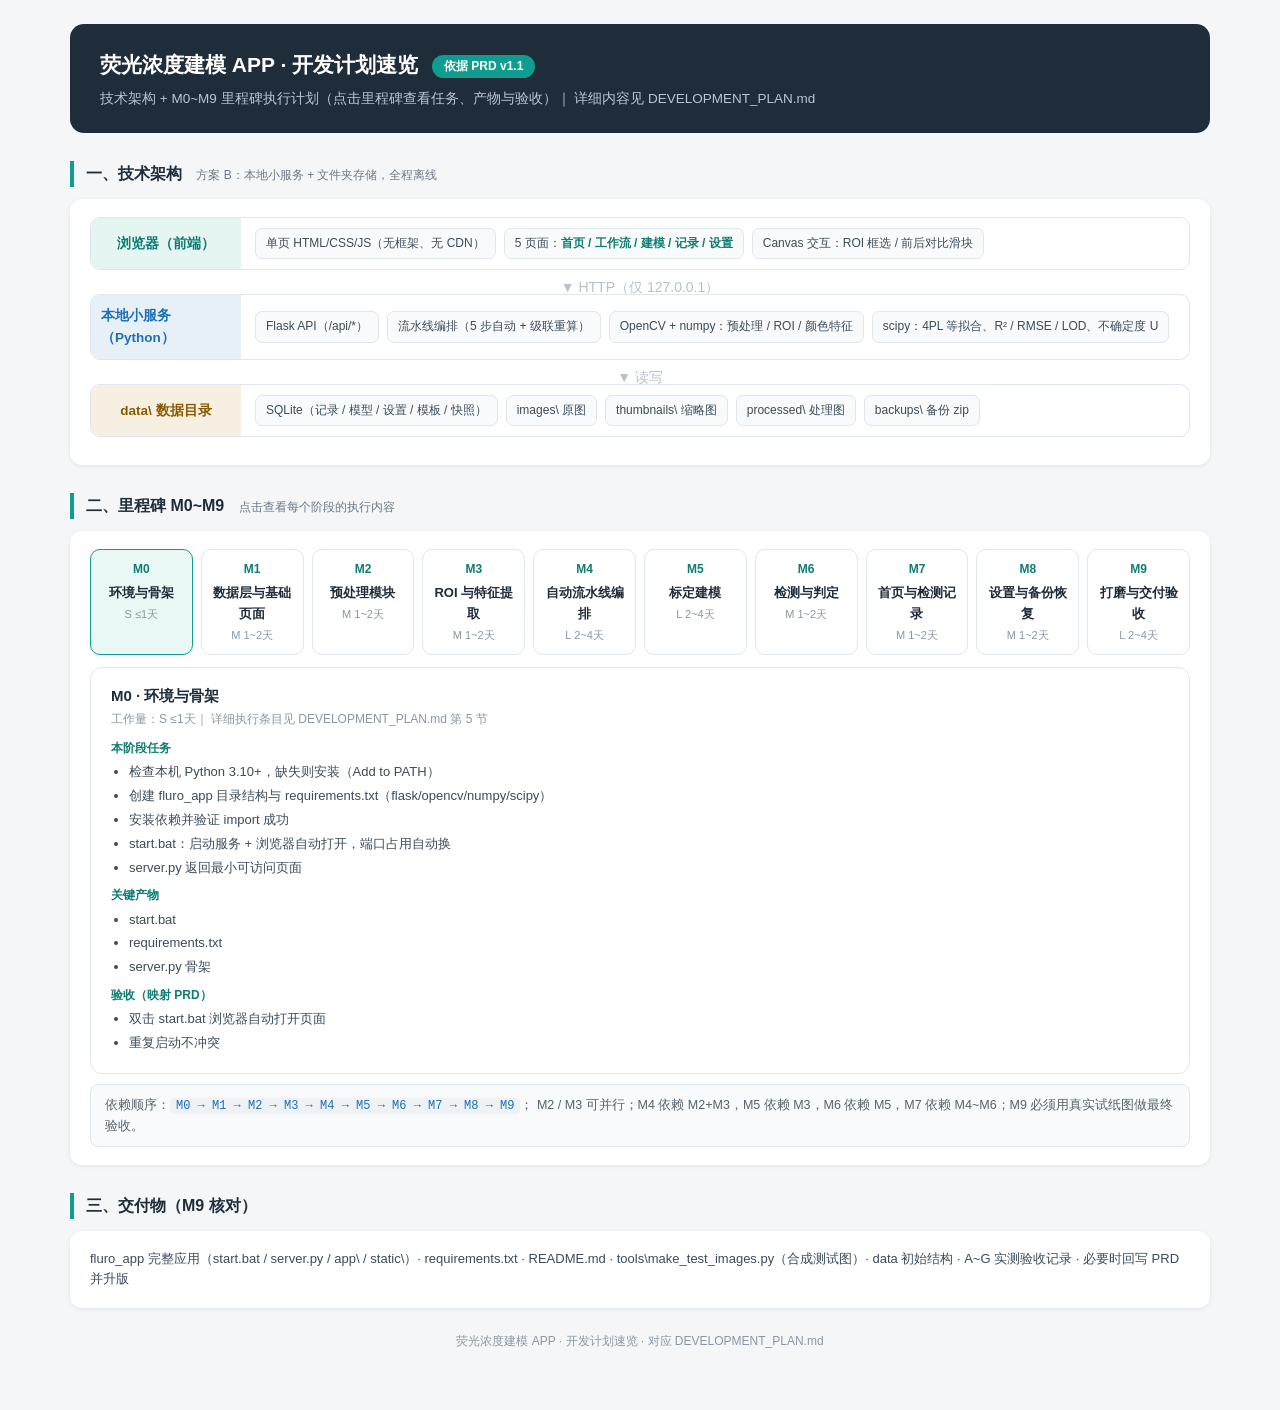
<file: 开发计划-速览.html>
<!DOCTYPE html>
<html lang="zh-CN">
<head>
<meta charset="UTF-8">
<meta name="viewport" content="width=device-width, initial-scale=1.0">
<title>荧光浓度建模 APP · 开发计划速览</title>
<style>
  * { margin:0; padding:0; box-sizing:border-box; }
  body { font-family:"Microsoft YaHei","PingFang SC",sans-serif; background:#f4f6f8; color:#26313c; line-height:1.6; }
  .wrap { max-width:1180px; margin:0 auto; padding:24px 20px 60px; }
  header.page { background:#1f2d3a; color:#fff; border-radius:14px; padding:24px 30px; margin-bottom:22px; }
  header.page h1 { font-size:21px; font-weight:600; }
  header.page p { color:#b8c6d1; font-size:13.5px; margin-top:6px; }
  .tag { display:inline-block; background:#0f9d8f; color:#fff; font-size:12px; border-radius:20px; padding:2px 12px; margin-left:8px; vertical-align:middle; }
  h2.sec { font-size:16px; color:#1f2d3a; margin:28px 0 12px; padding-left:12px; border-left:4px solid #0f9d8f; }
  h2.sec small { font-weight:400; color:#6b7a87; font-size:12px; margin-left:10px; }
  .card { background:#fff; border-radius:12px; padding:18px 20px; box-shadow:0 1px 4px rgba(31,45,58,.08); margin-bottom:16px; }

  /* 架构分层 */
  .arch { display:flex; flex-direction:column; gap:0; }
  .alayer { display:flex; align-items:stretch; border:1px solid #dfe6ec; border-radius:10px; overflow:hidden; margin-bottom:10px; }
  .alayer .al-name { width:150px; background:#eef3f6; flex-shrink:0; display:flex; align-items:center; justify-content:center; font-weight:600; font-size:13.5px; color:#1f2d3a; padding:10px; }
  .alayer .al-body { flex:1; padding:10px 14px; display:flex; flex-wrap:wrap; gap:8px; align-items:center; }
  .chip { background:#f8fafb; border:1px solid #dfe6ec; border-radius:7px; padding:5px 10px; font-size:12px; color:#3c4c5a; }
  .chip b { color:#0f7d72; }
  .alayer.web .al-name { background:#e4f5f2; color:#0f7d72; }
  .alayer.svc .al-name { background:#e8f0f7; color:#1d6fb8; }
  .alayer.dat .al-name { background:#f7f0e2; color:#8a5a00; }
  .arrow-down { text-align:center; color:#b6c2cc; font-size:14px; margin:-4px 0; }

  /* 里程碑 */
  .milestones { display:flex; gap:8px; flex-wrap:wrap; }
  .ms { flex:1; min-width:96px; background:#fff; border:1px solid #dfe6ec; border-radius:10px; padding:10px 8px; cursor:pointer; text-align:center; min-height:78px; transition:border-color .15s, background .15s; }
  .ms:hover { border-color:#0f9d8f; }
  .ms.on { border-color:#0f9d8f; background:#e9f7f5; }
  .ms .mnum { font-size:12px; color:#0f7d72; font-weight:600; }
  .ms .mtitle { font-size:13px; color:#1f2d3a; font-weight:600; margin:4px 0 2px; }
  .ms .msize { font-size:11px; color:#8a97a3; }
  .ms.done .mnum { color:#8a97a3; }
  .detail { background:#fff; border:1px solid #dfe6ec; border-radius:12px; padding:16px 20px; margin-top:12px; min-height:150px; }
  .detail h3 { font-size:15px; color:#1f2d3a; margin-bottom:2px; }
  .detail .meta { font-size:12px; color:#8a97a3; margin-bottom:10px; }
  .detail .lbl { font-size:12px; font-weight:600; color:#0f7d72; margin:8px 0 4px; }
  .detail ul { padding-left:18px; }
  .detail li { font-size:13px; color:#3c4c5a; margin-bottom:3px; }

  .dep { font-size:12.5px; color:#55636f; background:#f8fafb; border:1px solid #dfe6ec; border-radius:8px; padding:10px 14px; margin-top:10px; }
  .dep code { background:#eef2f5; border-radius:4px; padding:1px 6px; font-size:12px; color:#1d6fb8; }

  footer { margin-top:24px; font-size:12px; color:#8a97a3; text-align:center; }
</style>
</head>
<body>
<div class="wrap">

<header class="page">
  <h1>荧光浓度建模 APP · 开发计划速览 <span class="tag">依据 PRD v1.1</span></h1>
  <p>技术架构 + M0~M9 里程碑执行计划（点击里程碑查看任务、产物与验收）｜ 详细内容见 DEVELOPMENT_PLAN.md</p>
</header>

<h2 class="sec">一、技术架构 <small>方案 B：本地小服务 + 文件夹存储，全程离线</small></h2>
<div class="card arch">
  <div class="alayer web">
    <div class="al-name">浏览器（前端）</div>
    <div class="al-body">
      <span class="chip">单页 HTML/CSS/JS（无框架、无 CDN）</span>
      <span class="chip">5 页面：<b>首页 / 工作流 / 建模 / 记录 / 设置</b></span>
      <span class="chip">Canvas 交互：ROI 框选 / 前后对比滑块</span>
    </div>
  </div>
  <div class="arrow-down">▼ HTTP（仅 127.0.0.1）</div>
  <div class="alayer svc">
    <div class="al-name">本地小服务（Python）</div>
    <div class="al-body">
      <span class="chip">Flask API（/api/*）</span>
      <span class="chip">流水线编排（5 步自动 + 级联重算）</span>
      <span class="chip">OpenCV + numpy：预处理 / ROI / 颜色特征</span>
      <span class="chip">scipy：4PL 等拟合、R² / RMSE / LOD、不确定度 U</span>
    </div>
  </div>
  <div class="arrow-down">▼ 读写</div>
  <div class="alayer dat">
    <div class="al-name">data\ 数据目录</div>
    <div class="al-body">
      <span class="chip">SQLite（记录 / 模型 / 设置 / 模板 / 快照）</span>
      <span class="chip">images\ 原图</span>
      <span class="chip">thumbnails\ 缩略图</span>
      <span class="chip">processed\ 处理图</span>
      <span class="chip">backups\ 备份 zip</span>
    </div>
  </div>
</div>

<h2 class="sec">二、里程碑 M0~M9 <small>点击查看每个阶段的执行内容</small></h2>
<div class="card">
  <div class="milestones" id="msbar"></div>
  <div class="detail" id="detail">
    <h3 id="d-title"></h3>
    <div class="meta" id="d-meta"></div>
    <div class="lbl">本阶段任务</div>
    <ul id="d-tasks"></ul>
    <div class="lbl">关键产物</div>
    <ul id="d-deliver"></ul>
    <div class="lbl">验收（映射 PRD）</div>
    <ul id="d-accept"></ul>
  </div>
  <div class="dep">
    依赖顺序：<code>M0 → M1 → M2 → M3 → M4 → M5 → M6 → M7 → M8 → M9</code>；
    M2 / M3 可并行；M4 依赖 M2+M3，M5 依赖 M3，M6 依赖 M5，M7 依赖 M4~M6；M9 必须用真实试纸图做最终验收。
  </div>
</div>

<h2 class="sec">三、交付物（M9 核对）</h2>
<div class="card" style="font-size:13px;color:#3c4c5a;">
  fluro_app 完整应用（start.bat / server.py / app\ / static\）· requirements.txt · README.md · tools\make_test_images.py（合成测试图）· data 初始结构 · A~G 实测验收记录 · 必要时回写 PRD 并升版
</div>

<footer>荧光浓度建模 APP · 开发计划速览 · 对应 DEVELOPMENT_PLAN.md</footer>
</div>

<script>
(function(){
  var MS = [
    {id:"M0", title:"环境与骨架", size:"S ≤1天", tasks:["检查本机 Python 3.10+，缺失则安装（Add to PATH）","创建 fluro_app 目录结构与 requirements.txt（flask/opencv/numpy/scipy）","安装依赖并验证 import 成功","start.bat：启动服务 + 浏览器自动打开，端口占用自动换","server.py 返回最小可访问页面"], deliver:["start.bat","requirements.txt","server.py 骨架"], accept:["双击 start.bat 浏览器自动打开页面","重复启动不冲突"]},
    {id:"M1", title:"数据层与基础页面", size:"M 1~2天", tasks:["config.py：数据目录/端口/默认参数","database.py：SQLite 全部建表 + 通用 CRUD + 迁移策略","批量上传接口：原图入库 + 缩略图 + images 表","index.html + app.js：5 导航、顶部状态条、fetch 封装","tools/make_test_images.py：合成'颜色随浓度变化'测试图"], deliver:["config.py / database.py","上传与缩略图接口","单页骨架 / 合成图生成器"], accept:["批量上传 ≥10 张缩略图正确（PRD B1）","5 个导航可切换"]},
    {id:"M2", title:"预处理模块", size:"M 1~2天", tasks:["image_processing.py：暗场校正 / 平场校正 / 高斯·中值去噪","/preprocess 接口：参数（参考图开关、滤波方式、kernel）","工作流'预处理'步骤 UI：参数控件 + 前后对比滑块 + 重跑本步","参数写入 pipeline_steps 快照"], deliver:["image_processing.py","/preprocess 接口","预处理步骤 UI"], accept:["调参重跑后输出变化（PRD C1 前半）","前后对比滑块可对照（C4）"]},
    {id:"M3", title:"ROI 与特征提取", size:"M 1~2天", tasks:["ROI 模板 CRUD（归一化坐标）","自动套用：模板映射 + cv2.matchTemplate 微调","canvas/roi.js：框选 / 拖动 / 缩放 / 保存修正","特征接口：平均 RGB / 色相 / 饱和度 / 通道比值 / 强度 / 纹理熵","ROI 修正 → 特征级联重算"], deliver:["ROI 模板与自动套用","canvas/roi.js 交互","特征表 UI"], accept:["模板保存并自动套用（PRD C2）","手动修正后特征更新（C3、D1）"]},
    {id:"M4", title:"自动流水线编排", size:"L 2~4天", tasks:["pipeline.py：5 步编排，单图/批量、进度、失败图标 attention","上传后自动触发流水线","工作流页完整 UI：步骤条、展开面板、异常列表、级联重算","结果步骤：检测出 C±U（占位模型）/ 标定提示入数据集"], deliver:["pipeline.py","工作流 5 步页面","异常图处理"], accept:["上传后自动完成 5 步无需操作（PRD B3）","改上游下游级联更新（C1）"]},
    {id:"M5", title:"标定建模", size:"L 2~4天", tasks:["modeling.py：线性/多项式/指数/4PL 拟合 + R²/RMSE/LOD + 多初值防不收敛 + 预测反解","标定数据：浓度分组、数据点纳入/剔除、每组均值±SD","建模页三栏 UI：数据表 / 模型对比 / 曲线（自绘 SVG）","模型库：保存 / 激活 / 删除 / 历史版本"], deliver:["modeling.py","建模页三栏","模型库与生效模型"], accept:["完整标定流程跑通（PRD D2~D5）","4 类模型指标与曲线一致（D3）"]},
    {id:"M6", title:"检测与判定", size:"M 1~2天", tasks:["预测管线：特征 → 生效模型反解 → 95% 预测区间 U（k=2）","超限判定（上下限来自 settings）","结果页 C±U + 状态徽标；换模型/改限值重算并更新快照","单张与批量检测列表"], deliver:["C±U 预测管线","超限判定与结果页"], accept:["新图输出 C±U（PRD E1）","超限判定正确（E2）","换模型结果变化（E3）"]},
    {id:"M7", title:"首页与检测记录", size:"M 1~2天", tasks:["/api/home/summary：最近 C±U / R² / LOD / 记录数 / 异常提醒","首页 UI：4 信息卡 + 曲线缩略图 + 最近 10 条 + 快捷操作","记录页：组合筛选 + 详情抽屉（原图/ROI/特征/快照/模型）+ CSV 导出","信息卡跳转联动"], deliver:["首页聚合接口与 UI","记录检索与详情","CSV 导出"], accept:["首页数据与实际一致（PRD G1/G2）","筛选命中、详情可回看（F1~F3）"]},
    {id:"M8", title:"设置与备份恢复", size:"M 1~2天", tasks:["设置页：判定限 / 置信水平 / 单位 / 数据目录 / 模型·模板·参考图·批次管理","backup.py：一键备份（zip + manifest.json 校验）","恢复：上传备份 → 解包校验 → 替换/合并"], deliver:["设置页","backup.py 备份/恢复"], accept:["备份→清空→恢复往返一致（PRD A2/A3）","重启后数据完整（A1）"]},
    {id:"M9", title:"打磨与交付验收", size:"L 2~4天", tasks:["性能：单张 ≤5s、10 张批量 ≤60s（真实图验证）","断网验证（A4）；P0/P1 清零；边界处理（坏图/重复上传/端口占用）","按 PRD A~G 逐项实测并记录结果表","README.md：启动 / 数据目录 / 备份恢复 / 已知限制","完成定义 10 条核对"], deliver:["完整应用","README.md","A~G 验收记录"], accept:["完成定义第 11 节 10 条全部满足"]}
  ];
  var bar = document.getElementById('msbar');
  var t = document.getElementById('d-title');
  var meta = document.getElementById('d-meta');
  var tasks = document.getElementById('d-tasks');
  var deliv = document.getElementById('d-deliver');
  var acc = document.getElementById('d-accept');
  var items = [];
  MS.forEach(function(m){
    var d = document.createElement('div');
    d.className = 'ms';
    d.setAttribute('data-id', m.id);
    d.innerHTML = '<div class="mnum">' + m.id + '</div><div class="mtitle">' + m.title + '</div><div class="msize">' + m.size + '</div>';
    d.addEventListener('click', function(){ render(m.id); });
    bar.appendChild(d);
    items.push(d);
  });
  function fill(list, el){
    el.innerHTML = '';
    list.forEach(function(x){ var li = document.createElement('li'); li.textContent = x; el.appendChild(li); });
  }
  function render(id){
    var m = MS.filter(function(x){ return x.id === id; })[0] || MS[0];
    t.textContent = m.id + ' · ' + m.title;
    meta.textContent = '工作量：' + m.size + '｜ 详细执行条目见 DEVELOPMENT_PLAN.md 第 5 节';
    fill(m.tasks, tasks);
    fill(m.deliver, deliv);
    fill(m.accept, acc);
    items.forEach(function(n){ n.classList.toggle('on', n.getAttribute('data-id') === id); });
  }
  render('M0');
})();
</script>
</body>
</html>
</file>
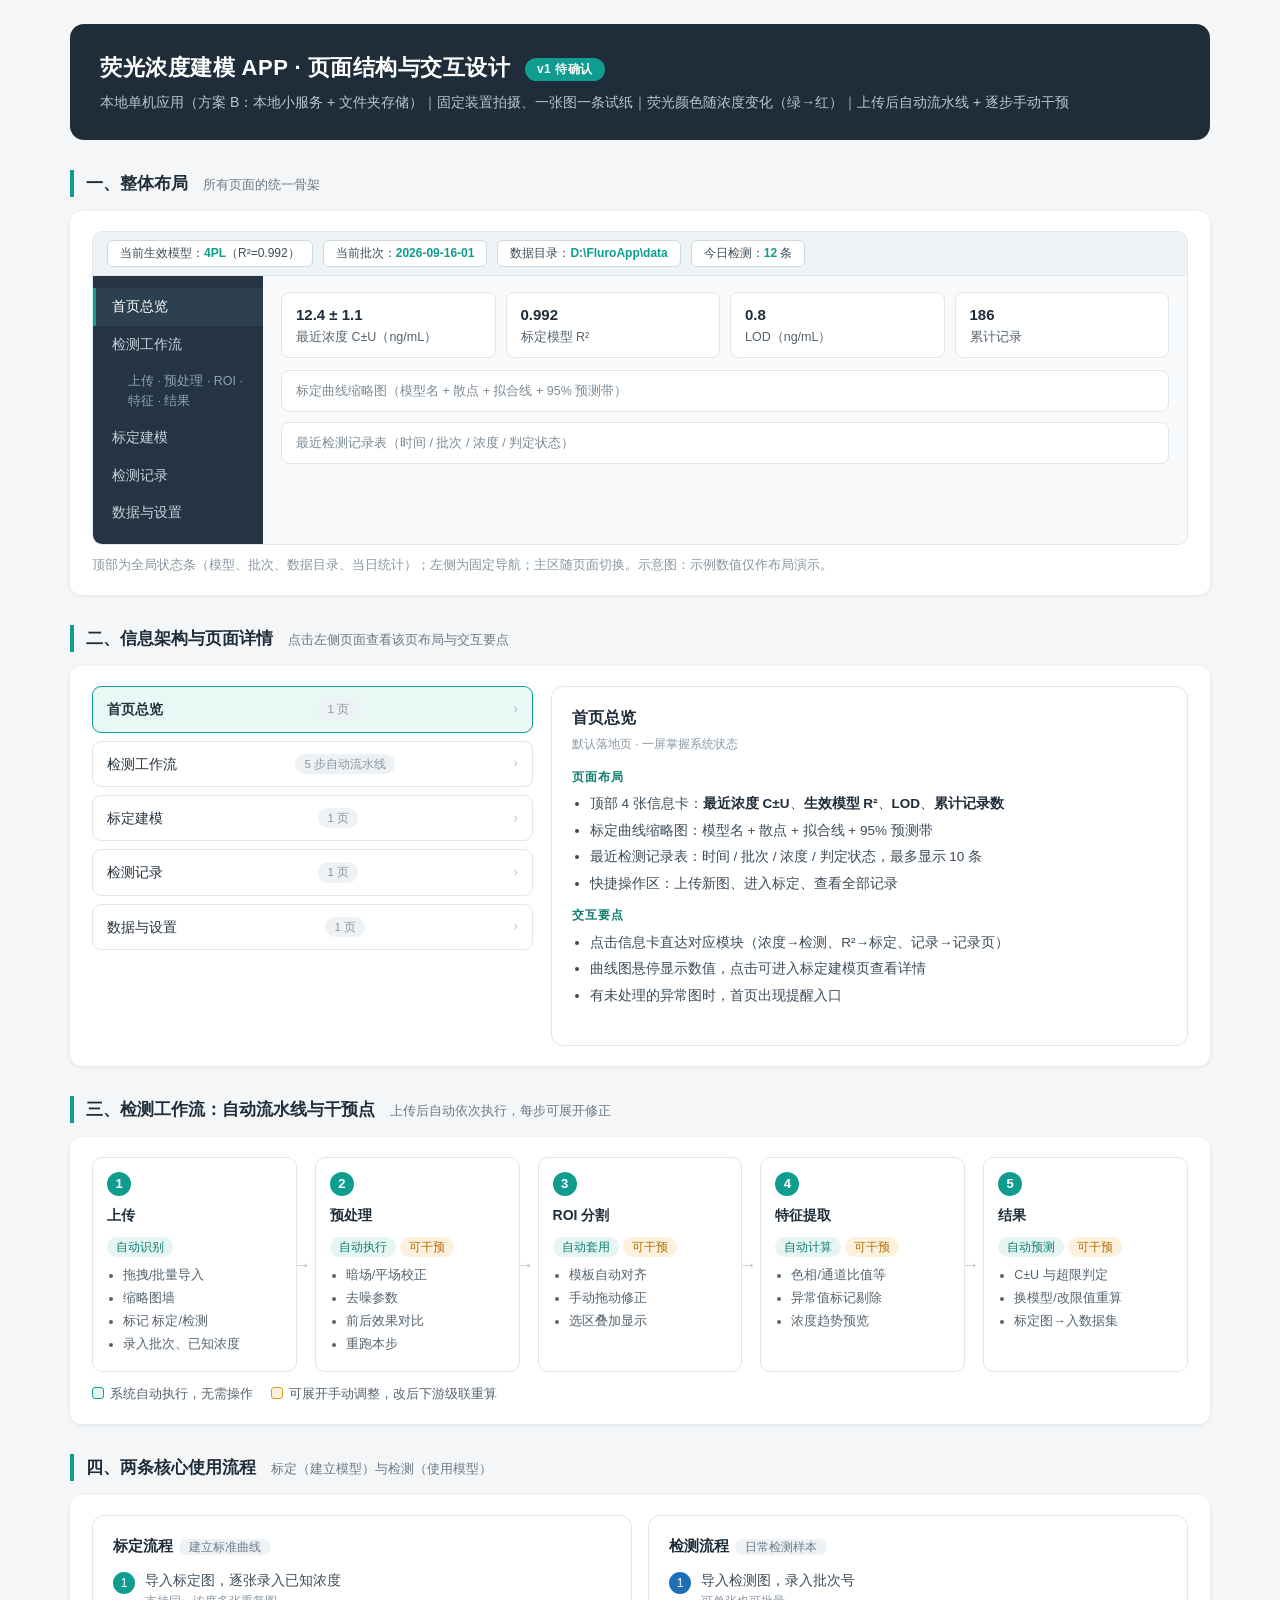
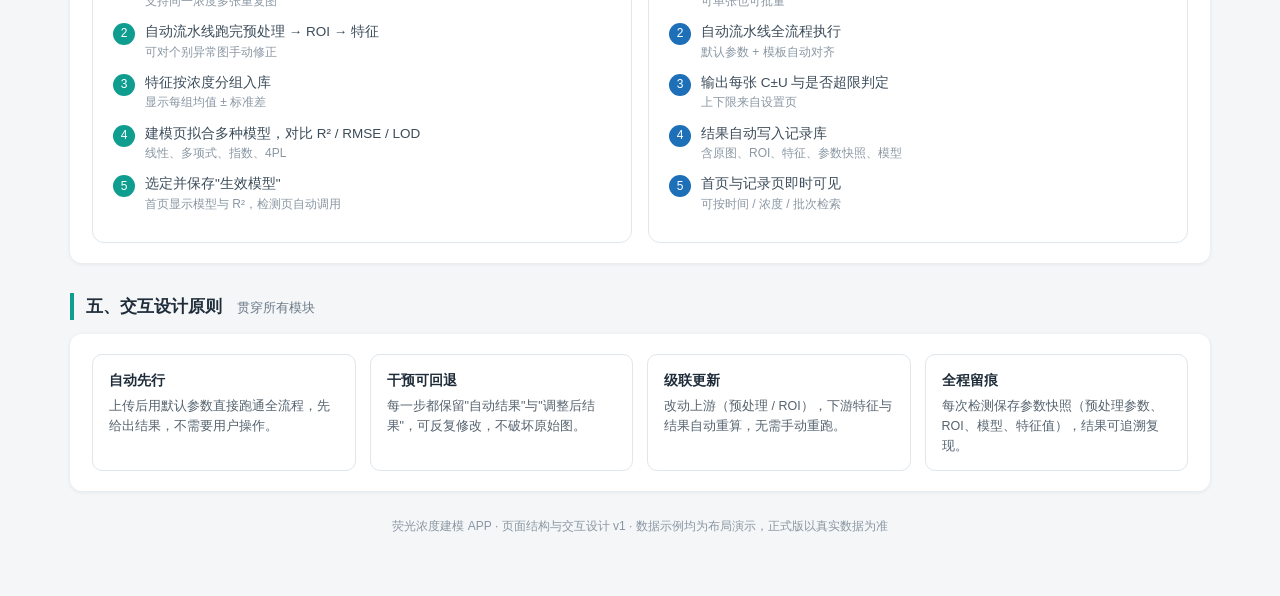
<file: 荧光浓度建模APP-页面结构与交互设计.html>
<!DOCTYPE html>
<html lang="zh-CN">
<head>
<meta charset="UTF-8">
<meta name="viewport" content="width=device-width, initial-scale=1.0">
<title>荧光浓度建模 APP · 页面结构与交互设计 v1</title>
<style>
  * { margin:0; padding:0; box-sizing:border-box; }
  body { font-family:"Microsoft YaHei","PingFang SC",sans-serif; background:#f4f6f8; color:#26313c; line-height:1.6; }
  .wrap { max-width:1180px; margin:0 auto; padding:24px 20px 60px; }
  header.page { background:#1f2d3a; color:#fff; border-radius:14px; padding:26px 30px; margin-bottom:22px; }
  header.page h1 { font-size:22px; font-weight:600; letter-spacing:.5px; }
  header.page p { color:#b8c6d1; font-size:14px; margin-top:6px; }
  .tag { display:inline-block; background:#0f9d8f; color:#fff; font-size:12px; border-radius:20px; padding:2px 12px; margin-left:8px; vertical-align:middle; }
  h2.sec { font-size:17px; color:#1f2d3a; margin:30px 0 14px; padding-left:12px; border-left:4px solid #0f9d8f; }
  h2.sec small { font-weight:400; color:#6b7a87; font-size:12.5px; margin-left:10px; }
  .card { background:#fff; border-radius:12px; padding:20px 22px; box-shadow:0 1px 4px rgba(31,45,58,.08); margin-bottom:16px; }

  /* 整体布局示意 */
  .appshell { border:1px solid #dfe6ec; border-radius:10px; overflow:hidden; background:#fff; }
  .shell-top { background:#eef3f6; padding:8px 14px; font-size:12.5px; color:#4a5a68; border-bottom:1px solid #dfe6ec; display:flex; gap:10px; align-items:center; flex-wrap:wrap; }
  .shell-top .st { background:#fff; border:1px solid #cfd8e0; border-radius:6px; padding:3px 12px; font-size:12px; color:#3c4c5a; }
  .shell-top .st b { color:#0f9d8f; font-weight:600; }
  .shell-body { display:flex; min-height:240px; }
  .shell-nav { width:170px; background:#243442; color:#c7d3dc; padding:12px 0; flex-shrink:0; }
  .shell-nav .ni { padding:8px 16px; font-size:13.5px; border-left:3px solid transparent; }
  .shell-nav .ni.on { background:#2d404f; color:#fff; border-left-color:#0f9d8f; }
  .shell-nav .ni.sub { padding-left:32px; font-size:12.5px; color:#8fa3b0; }
  .shell-main { flex:1; background:#f8fafb; padding:16px 18px; }
  .shell-main .cards { display:flex; gap:10px; flex-wrap:wrap; margin-bottom:12px; }
  .shell-main .mc { background:#fff; border:1px solid #dfe6ec; border-radius:8px; padding:10px 14px; flex:1; min-width:130px; font-size:12.5px; color:#55636f; }
  .shell-main .mc b { display:block; font-size:15px; color:#1f2d3a; }
  .shell-main .tableph { background:#fff; border:1px solid #dfe6ec; border-radius:8px; padding:10px 14px; font-size:12.5px; color:#7c8a96; }
  @media (max-width:640px){ .shell-nav{ width:110px; } .shell-nav .ni{ padding:6px 10px; font-size:12px; } }

  /* 信息架构 + 详情 */
  .arch { display:flex; gap:18px; flex-wrap:wrap; }
  .arch-nav { flex:1; min-width:260px; }
  .arch-nav .an { display:flex; align-items:center; justify-content:space-between; gap:8px; padding:11px 14px; margin-bottom:8px; background:#fff; border:1px solid #dfe6ec; border-radius:9px; cursor:pointer; font-size:14px; color:#26313c; transition:border-color .15s, background .15s; min-height:44px; }
  .arch-nav .an:hover { border-color:#0f9d8f; }
  .arch-nav .an.on { border-color:#0f9d8f; background:#e9f7f5; font-weight:600; }
  .arch-nav .an .cnt { font-size:11.5px; color:#8a97a3; background:#eef2f5; border-radius:12px; padding:1px 9px; font-weight:400; }
  .arch-nav .an .arrow { color:#b6c2cc; font-size:13px; }
  .arch-detail { flex:1.35; min-width:320px; background:#fff; border:1px solid #dfe6ec; border-radius:12px; padding:18px 20px; min-height:360px; }
  .arch-detail h3 { font-size:16px; color:#1f2d3a; margin-bottom:4px; }
  .arch-detail .role { font-size:12px; color:#8a97a3; margin-bottom:14px; }
  .arch-detail .lbl { font-size:12px; font-weight:600; color:#0f7d72; margin:12px 0 6px; letter-spacing:1px; }
  .arch-detail ul { margin:0; padding-left:18px; }
  .arch-detail li { font-size:13.5px; color:#3c4c5a; margin-bottom:5px; }
  .arch-detail li b { color:#1f2d3a; }

  /* 流水线图 */
  .pipe { display:flex; gap:0; align-items:stretch; flex-wrap:wrap; }
  .pstep { flex:1; min-width:150px; background:#fff; border:1px solid #dfe6ec; border-radius:10px; padding:14px; position:relative; margin-right:18px; }
  .pstep:last-child { margin-right:0; }
  .pstep::after { content:"→"; position:absolute; right:-15px; top:50%; transform:translateY(-50%); color:#b6c2cc; font-size:18px; }
  .pstep:last-child::after { content:""; }
  .pstep .num { width:24px; height:24px; border-radius:50%; background:#0f9d8f; color:#fff; font-size:13px; display:flex; align-items:center; justify-content:center; font-weight:600; margin-bottom:8px; }
  .pstep h4 { font-size:14px; color:#1f2d3a; margin-bottom:6px; }
  .pstep .auto { font-size:11.5px; color:#0f7d72; background:#e4f5f2; border-radius:12px; padding:1px 9px; display:inline-block; margin-bottom:8px; }
  .pstep .adj { font-size:11.5px; color:#b26a00; background:#fdf1dd; border-radius:12px; padding:1px 9px; display:inline-block; margin-bottom:8px; margin-left:4px; }
  .pstep ul { padding-left:16px; }
  .pstep li { font-size:12.5px; color:#55636f; margin-bottom:3px; }
  .pipe-legend { display:flex; gap:18px; margin-top:12px; font-size:12.5px; color:#55636f; flex-wrap:wrap; }
  .pipe-legend i { display:inline-block; width:12px; height:12px; border-radius:3px; margin-right:6px; vertical-align:-1px; }
  .lg-auto i { background:#e4f5f2; border:1px solid #0f9d8f; }
  .lg-adj i { background:#fdf1dd; border:1px solid #e0961f; }

  /* 两条核心流程 */
  .flows { display:flex; gap:16px; flex-wrap:wrap; }
  .flow { flex:1; min-width:300px; background:#fff; border:1px solid #dfe6ec; border-radius:12px; padding:18px 20px; }
  .flow h4 { font-size:15px; margin-bottom:12px; color:#1f2d3a; }
  .flow h4 span { font-size:11.5px; background:#eef2f5; border-radius:12px; padding:2px 10px; color:#6b7a87; margin-left:6px; font-weight:400; }
  .fstep { display:flex; align-items:flex-start; gap:10px; margin-bottom:10px; }
  .fstep .dot { width:22px; height:22px; border-radius:50%; background:#eef2f5; color:#4a5a68; font-size:12px; display:flex; align-items:center; justify-content:center; flex-shrink:0; margin-top:2px; }
  .fstep.cal .dot { background:#0f9d8f; color:#fff; }
  .fstep.det .dot { background:#1d6fb8; color:#fff; }
  .fstep p { font-size:13.5px; color:#3c4c5a; }
  .fstep p small { display:block; color:#8a97a3; font-size:12px; }

  /* 交互原则 */
  .principles { display:flex; gap:14px; flex-wrap:wrap; }
  .pri { flex:1; min-width:210px; background:#fff; border:1px solid #dfe6ec; border-radius:10px; padding:14px 16px; }
  .pri b { display:block; font-size:14px; color:#1f2d3a; margin-bottom:4px; }
  .pri p { font-size:12.5px; color:#55636f; }
  footer { margin-top:26px; font-size:12px; color:#8a97a3; text-align:center; }
</style>
</head>
<body>
<div class="wrap">

<header class="page">
  <h1>荧光浓度建模 APP · 页面结构与交互设计 <span class="tag">v1 待确认</span></h1>
  <p>本地单机应用（方案 B：本地小服务 + 文件夹存储）｜固定装置拍摄、一张图一条试纸｜荧光颜色随浓度变化（绿→红）｜上传后自动流水线 + 逐步手动干预</p>
</header>

<h2 class="sec">一、整体布局 <small>所有页面的统一骨架</small></h2>
<div class="card">
  <div class="appshell">
    <div class="shell-top">
      <span class="st">当前生效模型：<b>4PL</b>（R²=0.992）</span>
      <span class="st">当前批次：<b>2026-09-16-01</b></span>
      <span class="st">数据目录：<b>D:\FluroApp\data</b></span>
      <span class="st">今日检测：<b>12</b> 条</span>
    </div>
    <div class="shell-body">
      <div class="shell-nav">
        <div class="ni on">首页总览</div>
        <div class="ni">检测工作流</div>
        <div class="ni sub">上传 · 预处理 · ROI · 特征 · 结果</div>
        <div class="ni">标定建模</div>
        <div class="ni">检测记录</div>
        <div class="ni">数据与设置</div>
      </div>
      <div class="shell-main">
        <div class="cards">
          <div class="mc"><b>12.4 ± 1.1</b>最近浓度 C±U（ng/mL）</div>
          <div class="mc"><b>0.992</b>标定模型 R²</div>
          <div class="mc"><b>0.8</b>LOD（ng/mL）</div>
          <div class="mc"><b>186</b>累计记录</div>
        </div>
        <div class="tableph">标定曲线缩略图（模型名 + 散点 + 拟合线 + 95% 预测带）</div>
        <div class="tableph" style="margin-top:10px;">最近检测记录表（时间 / 批次 / 浓度 / 判定状态）</div>
      </div>
    </div>
  </div>
  <p style="font-size:12.5px;color:#8a97a3;margin-top:10px;">顶部为全局状态条（模型、批次、数据目录、当日统计）；左侧为固定导航；主区随页面切换。示意图：示例数值仅作布局演示。</p>
</div>

<h2 class="sec">二、信息架构与页面详情 <small>点击左侧页面查看该页布局与交互要点</small></h2>
<div class="card arch">
  <div class="arch-nav">
    <div class="an on" data-p="overview">首页总览<span class="cnt">1 页</span><span class="arrow">›</span></div>
    <div class="an" data-p="workflow">检测工作流<span class="cnt">5 步自动流水线</span><span class="arrow">›</span></div>
    <div class="an" data-p="calibration">标定建模<span class="cnt">1 页</span><span class="arrow">›</span></div>
    <div class="an" data-p="records">检测记录<span class="cnt">1 页</span><span class="arrow">›</span></div>
    <div class="an" data-p="settings">数据与设置<span class="cnt">1 页</span><span class="arrow">›</span></div>
  </div>
  <div class="arch-detail" id="detail">
    <h3 id="d-title">首页总览</h3>
    <div class="role" id="d-role">默认落地页 · 一屏掌握系统状态</div>
    <div class="lbl">页面布局</div>
    <ul id="d-layout"></ul>
    <div class="lbl">交互要点</div>
    <ul id="d-inter"></ul>
  </div>
</div>

<h2 class="sec">三、检测工作流：自动流水线与干预点 <small>上传后自动依次执行，每步可展开修正</small></h2>
<div class="card">
  <div class="pipe">
    <div class="pstep"><div class="num">1</div><h4>上传</h4><div><span class="auto">自动识别</span></div><ul><li>拖拽/批量导入</li><li>缩略图墙</li><li>标记 标定/检测</li><li>录入批次、已知浓度</li></ul></div>
    <div class="pstep"><div class="num">2</div><h4>预处理</h4><div><span class="auto">自动执行</span><span class="adj">可干预</span></div><ul><li>暗场/平场校正</li><li>去噪参数</li><li>前后效果对比</li><li>重跑本步</li></ul></div>
    <div class="pstep"><div class="num">3</div><h4>ROI 分割</h4><div><span class="auto">自动套用</span><span class="adj">可干预</span></div><ul><li>模板自动对齐</li><li>手动拖动修正</li><li>选区叠加显示</li></ul></div>
    <div class="pstep"><div class="num">4</div><h4>特征提取</h4><div><span class="auto">自动计算</span><span class="adj">可干预</span></div><ul><li>色相/通道比值等</li><li>异常值标记剔除</li><li>浓度趋势预览</li></ul></div>
    <div class="pstep"><div class="num">5</div><h4>结果</h4><div><span class="auto">自动预测</span><span class="adj">可干预</span></div><ul><li>C±U 与超限判定</li><li>换模型/改限值重算</li><li>标定图→入数据集</li></ul></div>
  </div>
  <div class="pipe-legend">
    <span class="lg-auto"><i></i>系统自动执行，无需操作</span>
    <span class="lg-adj"><i></i>可展开手动调整，改后下游级联重算</span>
  </div>
</div>

<h2 class="sec">四、两条核心使用流程 <small>标定（建立模型）与检测（使用模型）</small></h2>
<div class="card flows">
  <div class="flow">
    <h4>标定流程<span>建立标准曲线</span></h4>
    <div class="fstep cal"><div class="dot">1</div><p>导入标定图，逐张录入已知浓度<small>支持同一浓度多张重复图</small></p></div>
    <div class="fstep cal"><div class="dot">2</div><p>自动流水线跑完预处理 → ROI → 特征<small>可对个别异常图手动修正</small></p></div>
    <div class="fstep cal"><div class="dot">3</div><p>特征按浓度分组入库<small>显示每组均值 ± 标准差</small></p></div>
    <div class="fstep cal"><div class="dot">4</div><p>建模页拟合多种模型，对比 R² / RMSE / LOD<small>线性、多项式、指数、4PL</small></p></div>
    <div class="fstep cal"><div class="dot">5</div><p>选定并保存"生效模型"<small>首页显示模型与 R²，检测页自动调用</small></p></div>
  </div>
  <div class="flow">
    <h4>检测流程<span>日常检测样本</span></h4>
    <div class="fstep det"><div class="dot">1</div><p>导入检测图，录入批次号<small>可单张也可批量</small></p></div>
    <div class="fstep det"><div class="dot">2</div><p>自动流水线全流程执行<small>默认参数 + 模板自动对齐</small></p></div>
    <div class="fstep det"><div class="dot">3</div><p>输出每张 C±U 与是否超限判定<small>上下限来自设置页</small></p></div>
    <div class="fstep det"><div class="dot">4</div><p>结果自动写入记录库<small>含原图、ROI、特征、参数快照、模型</small></p></div>
    <div class="fstep det"><div class="dot">5</div><p>首页与记录页即时可见<small>可按时间 / 浓度 / 批次检索</small></p></div>
  </div>
</div>

<h2 class="sec">五、交互设计原则 <small>贯穿所有模块</small></h2>
<div class="card principles">
  <div class="pri"><b>自动先行</b><p>上传后用默认参数直接跑通全流程，先给出结果，不需要用户操作。</p></div>
  <div class="pri"><b>干预可回退</b><p>每一步都保留"自动结果"与"调整后结果"，可反复修改，不破坏原始图。</p></div>
  <div class="pri"><b>级联更新</b><p>改动上游（预处理 / ROI），下游特征与结果自动重算，无需手动重跑。</p></div>
  <div class="pri"><b>全程留痕</b><p>每次检测保存参数快照（预处理参数、ROI、模型、特征值），结果可追溯复现。</p></div>
</div>

<footer>荧光浓度建模 APP · 页面结构与交互设计 v1 · 数据示例均为布局演示，正式版以真实数据为准</footer>
</div>

<script>
(function(){
  var PAGES = {
    overview: {
      title:"首页总览", role:"默认落地页 · 一屏掌握系统状态",
      layout:[
        "顶部 4 张信息卡：<b>最近浓度 C±U</b>、<b>生效模型 R²</b>、<b>LOD</b>、<b>累计记录数</b>",
        "标定曲线缩略图：模型名 + 散点 + 拟合线 + 95% 预测带",
        "最近检测记录表：时间 / 批次 / 浓度 / 判定状态，最多显示 10 条",
        "快捷操作区：上传新图、进入标定、查看全部记录"
      ],
      inter:[
        "点击信息卡直达对应模块（浓度→检测、R²→标定、记录→记录页）",
        "曲线图悬停显示数值，点击可进入标定建模页查看详情",
        "有未处理的异常图时，首页出现提醒入口"
      ]
    },
    workflow: {
      title:"检测工作流", role:"核心页面 · 上传后自动执行 5 步，每步可展开调整",
      layout:[
        "顶部步骤条：<b>① 上传 → ② 预处理 → ③ ROI → ④ 特征 → ⑤ 结果</b>，当前步骤高亮，全部完成后可任意点回",
        "主区为当前步骤面板：上传（批量导入 / 缩略图墙 / 标定·检测标记 / 批次与浓度录入）",
        "预处理面板：暗场 / 平场参考图、滤波方式与强度、前后效果对比滑块",
        "ROI 面板：首图框选存模板、自动套用对齐、单张拖动修正、选区叠加显示",
        "特征面板：特征值表（平均 RGB / 主色相 / 饱和度 / 通道比值 / 强度 / 纹理熵）",
        "结果面板：每张 C±U、超限判定、批量结果表；标定模式则显示\"加入标定数据集\"",
        "底部流程状态：x/5 完成、异常图列表（ROI 失配等标黄，可单独处理）"
      ],
      inter:[
        "上传后自动依次执行 5 步，进度条展示，可随时暂停",
        "每步可展开手动调整，点\"重跑本步\"后下游自动级联重算",
        "异常图单独标出，不影响整批正常结果",
        "步骤间可来回跳转回看与修正"
      ]
    },
    calibration: {
      title:"标定建模", role:"建立并管理标准曲线 · 决定检测结果的准确性",
      layout:[
        "左栏：标定数据表——浓度分组、每组重复数、特征均值 ± 标准差",
        "中栏：模型对比表——线性 / 多项式 / 指数 / 4PL 的 <b>R² / RMSE / LOD</b>，最优模型打推荐标记",
        "右栏：标定曲线图——散点 + 拟合曲线 + 95% 预测带，坐标轴可缩放",
        "操作区：剔除离群点、重新拟合、<b>保存为生效模型</b>"
      ],
      inter:[
        "勾选剔除离群点后自动重拟合，对比指标即时更新",
        "点击候选模型行，曲线图即时切换显示",
        "确认后保存生效模型，检测流程与首页自动使用新模型",
        "标定历史版本保留，可回退旧模型"
      ]
    },
    records: {
      title:"检测记录", role:"历史结果检索与追溯",
      layout:[
        "顶部筛选栏：时间范围 / 浓度范围 / 批次 / 判定状态",
        "记录表：时间 / 批次 / 浓度 C±U / 所用模型 / 判定状态",
        "点击行打开详情抽屉：原图 + ROI 叠加 + 特征值 + 参数快照 + 当时模型",
        "导出按钮：当前筛选结果导出 CSV"
      ],
      inter:[
        "筛选条件组合使用，结果即时刷新",
        "详情抽屉可回看该次检测的完整链路，用于复核与追溯",
        "支持批量删除与归档（需二次确认）"
      ]
    },
    settings: {
      title:"数据与设置", role:"数据安全与全局参数",
      layout:[
        "数据管理：图片库、数据存储位置、<b>一键备份 / 恢复</b>、CSV 导出",
        "检测设置：判定上 / 下限、不确定度置信水平（默认 95% k=2）",
        "模型管理：查看生效模型、删除、重新标定、历史版本切换",
        "模板管理：ROI 模板（新建 / 重命名 / 删除）、暗场 / 平场参考图管理",
        "批次管理：批次命名规则、历史批次列表"
      ],
      inter:[
        "备份为一键打包下载，恢复从备份文件导入",
        "修改判定限后，历史记录不重算（留痕），新检测按新限值判定",
        "所有设置即时保存，重启后不丢失"
      ]
    }
  };
  var navs = document.querySelectorAll('.arch-nav .an');
  var t = document.getElementById('d-title');
  var r = document.getElementById('d-role');
  var l = document.getElementById('d-layout');
  var i = document.getElementById('d-inter');
  function render(key){
    var p = PAGES[key] || PAGES.overview;
    t.textContent = p.title;
    r.textContent = p.role;
    l.innerHTML = '';
    i.innerHTML = '';
    p.layout.forEach(function(x){ var li=document.createElement('li'); li.innerHTML=x; l.appendChild(li); });
    p.inter.forEach(function(x){ var li=document.createElement('li'); li.innerHTML=x; i.appendChild(li); });
    navs.forEach(function(n){ n.classList.toggle('on', n.getAttribute('data-p')===key); });
  }
  navs.forEach(function(n){
    n.addEventListener('click', function(){ render(n.getAttribute('data-p')); });
  });
  render('overview');
})();
</script>
</body>
</html>
</file>
